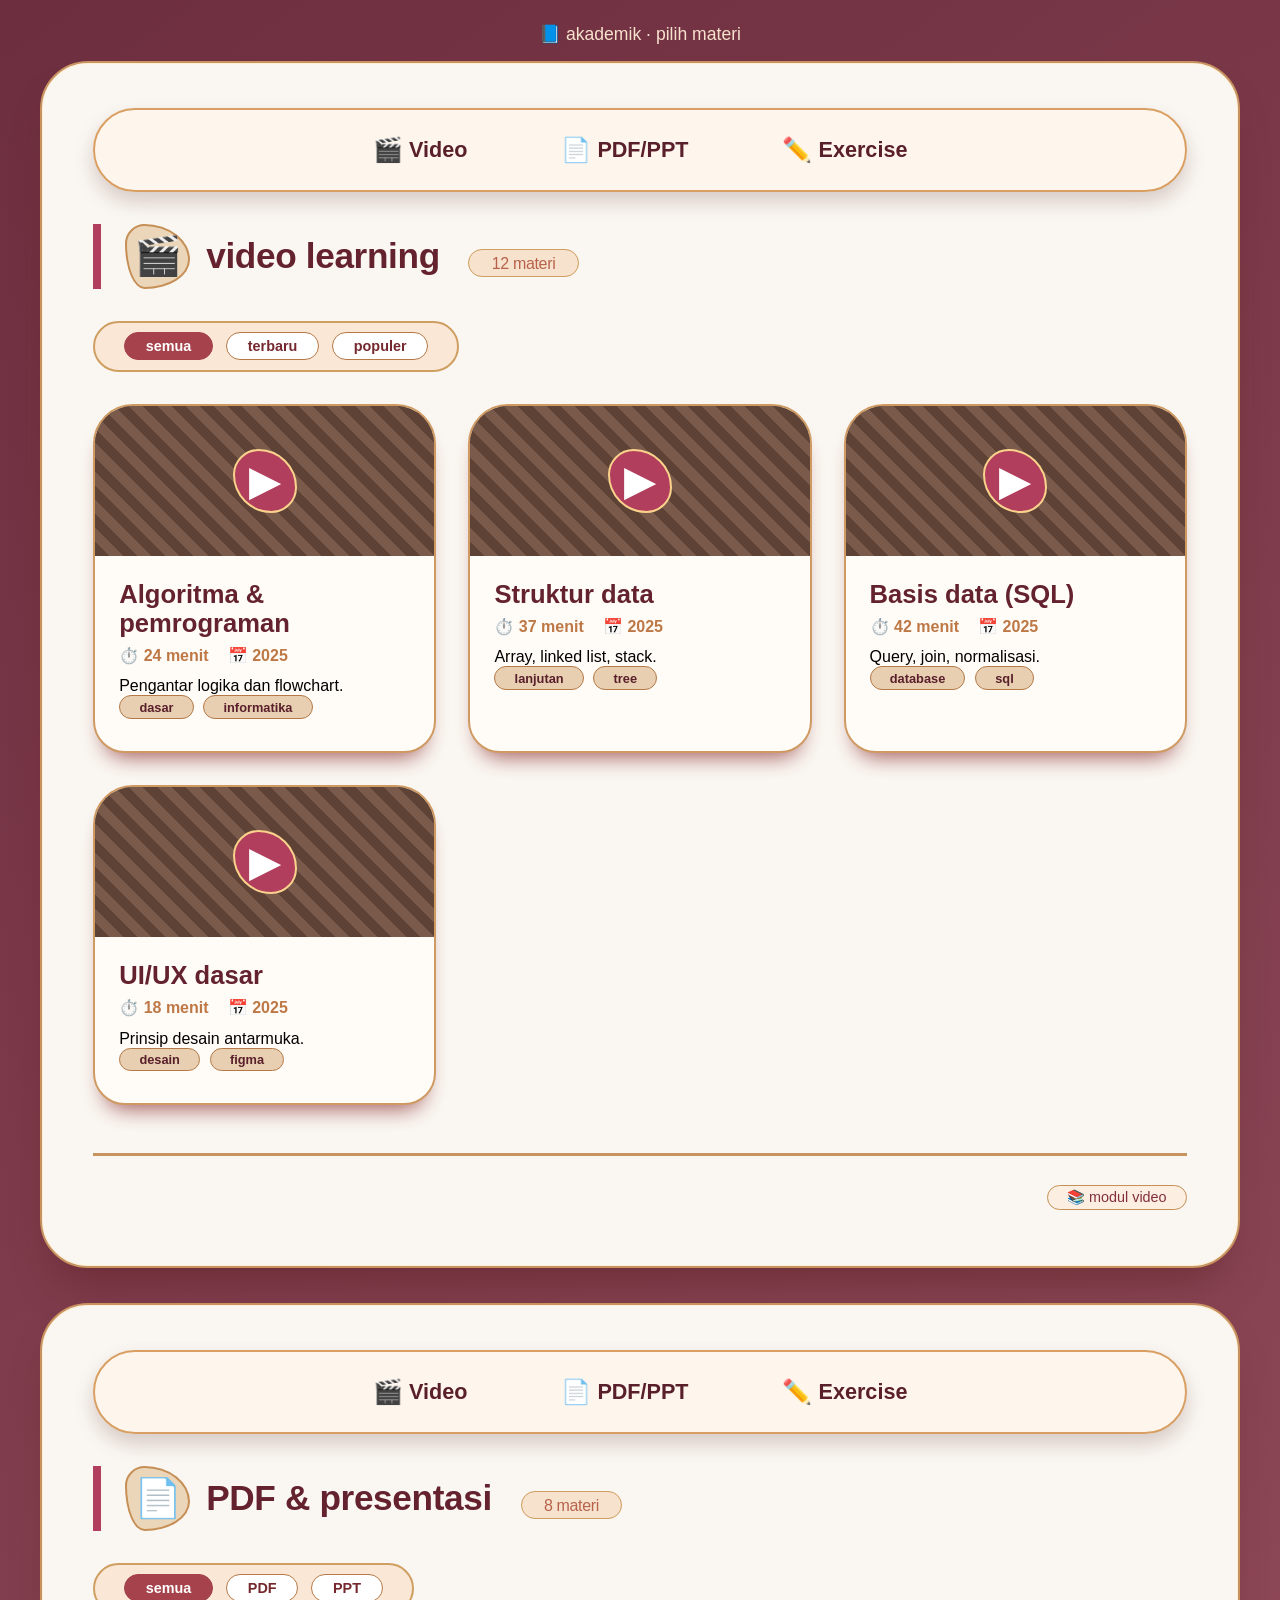
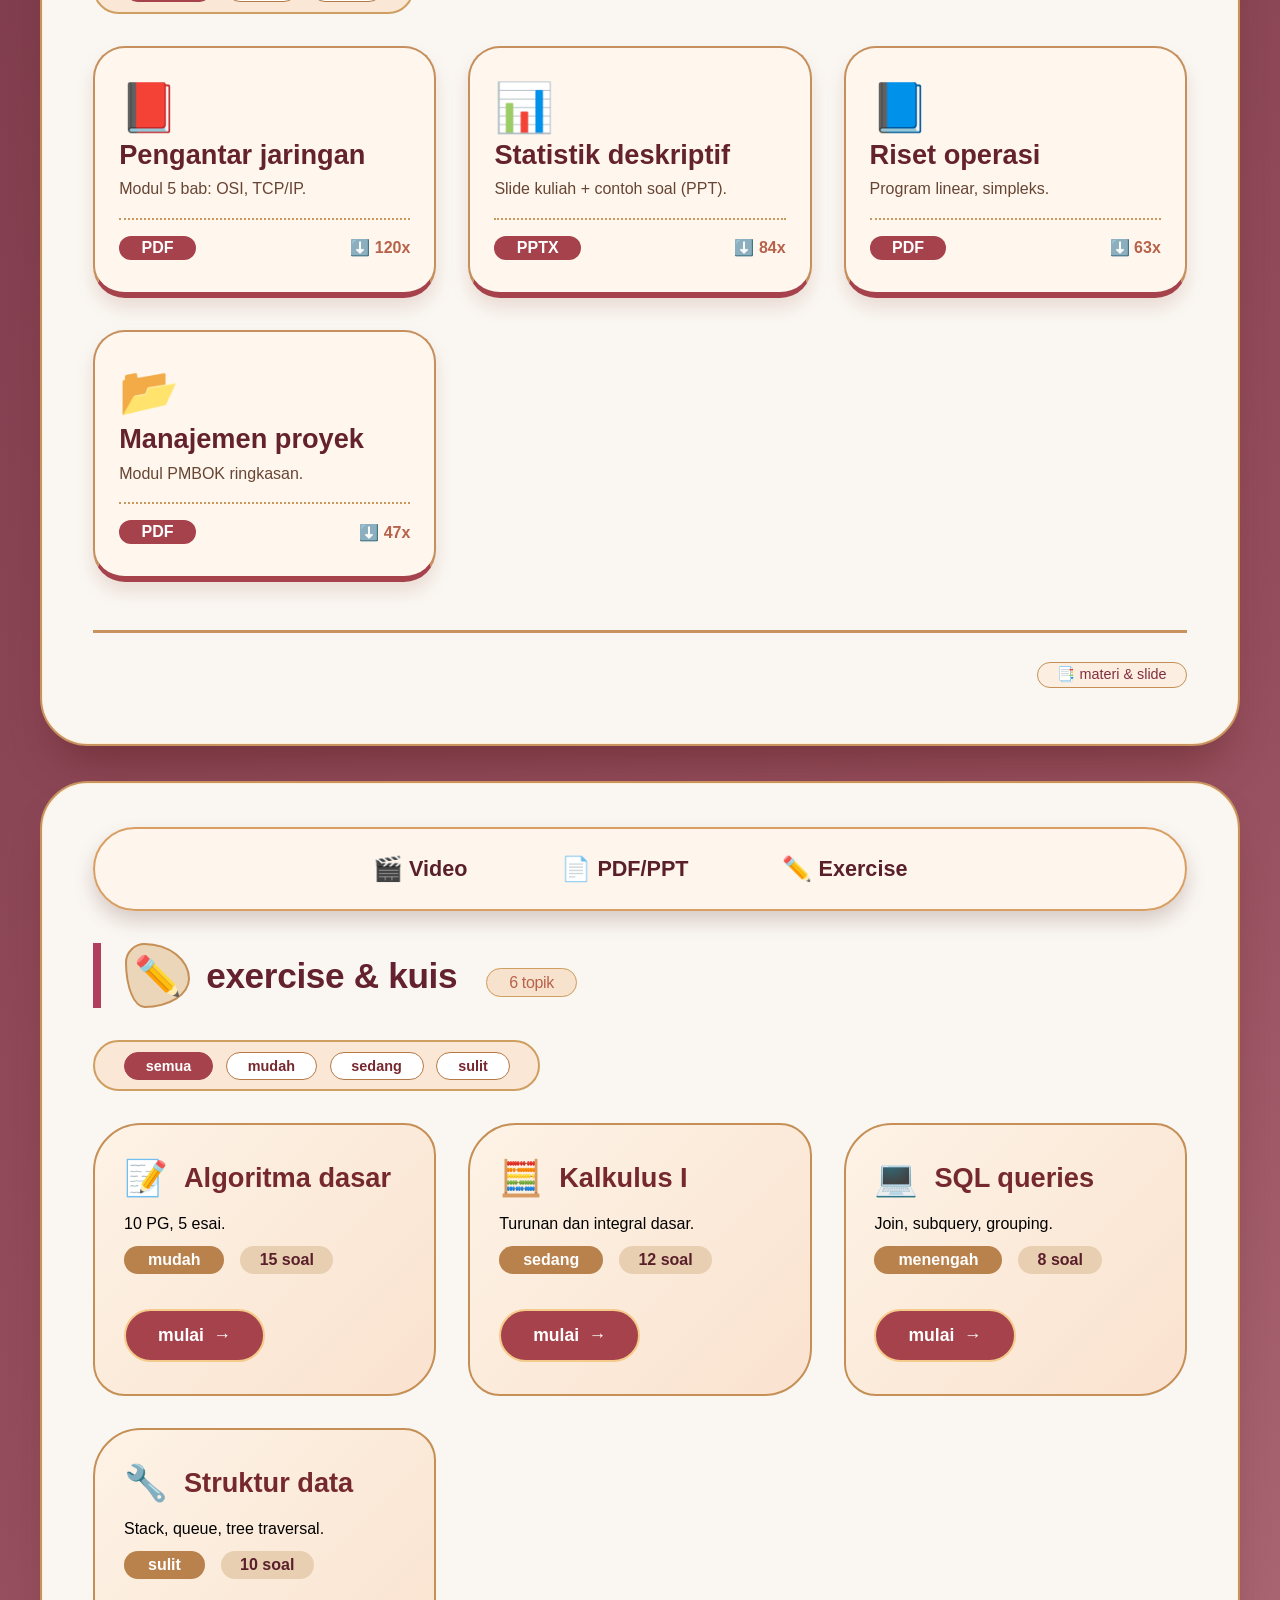
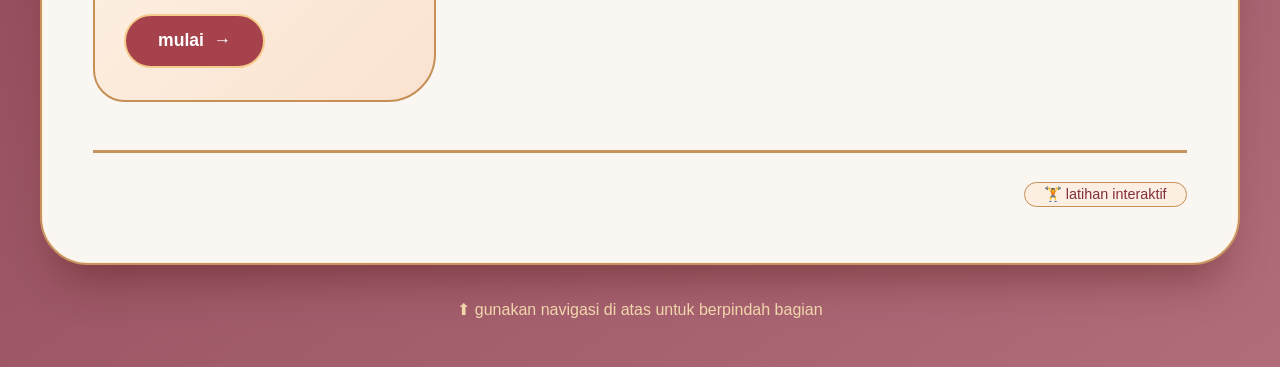
<file: akademik.html>
<!DOCTYPE html>
<html lang="en">
<head>
    <meta charset="UTF-8">
    <meta name="viewport" content="width=device-width, initial-scale=1.0">
    <title>Manggala · akademik (fixed buttons)</title>
    <style>
        * {
            margin: 0;
            padding: 0;
            box-sizing: border-box;
        }

        body {
            background: linear-gradient(145deg, #6d2e3f 0%, #944d5c 70%, #b16d7a 100%);
            font-family: 'Inter', -apple-system, BlinkMacSystemFont, 'Segoe UI', Roboto, Helvetica, Arial, sans-serif;
            min-height: 100vh;
            padding: 1.5rem;
            display: flex;
            justify-content: center;
        }

        .akademik-page {
            max-width: 1200px;
            width: 100%;
            margin: 0 auto;
        }

        .section-card {
            animation: fadeUp 0.7s ease forwards;
            opacity: 0;
            background: #faf7f2;
            border: 2px solid #c8935f;
            border-radius: 3rem 3rem 3rem 3rem;
            box-shadow: 0 30px 40px -18px rgba(90, 30, 30, 0.5), inset 0 0 0 1px rgba(255, 235, 200, 0.6);
            padding: 2.8rem 3.2rem 3.5rem 3.2rem;
            width: 100%;
            margin-bottom: 35px;
            transition: box-shadow 0.2s;
        }

        .section-card:hover {
            box-shadow: 0 30px 50px -15px #621f1f;
        }

        @keyframes fadeUp {
            0% { opacity: 0; transform: translateY(10px); }
            100% { opacity: 1; transform: translateY(0); }
        }

        /* scroll navigation bar - identical in every section */
        .scroll-nav {
            display: flex;
            flex-wrap: wrap;
            justify-content: center;
            gap: 1.5rem 2rem;
            margin: 0 0 2rem 0;
            background: rgba(255, 245, 235, 0.7);
            backdrop-filter: blur(4px);
            padding: 1rem 2rem;
            border-radius: 80px;
            border: 2px solid #d99f62;
            box-shadow: 0 10px 20px rgba(80, 25, 25, 0.2);
        }

        .nav-btn {
            background: transparent;
            border: none;
            font-size: 1.35rem;
            font-weight: 600;
            color: #591f2a;
            padding: 0.5rem 1.8rem;
            border-radius: 60px;
            cursor: pointer;
            transition: all 0.2s;
            display: inline-flex;
            align-items: center;
            gap: 0.4rem;
            border: 2px solid transparent;
        }

        .nav-btn:hover {
            background: #a5424b;
            color: white;
            border-color: #f5cb8b;
            transform: translateY(-2px);
        }

        .nav-btn i { font-size: 1.5rem; font-style: normal; }

        /* section headers */
        .section-header {
            display: flex;
            align-items: center;
            gap: 1rem;
            margin: 2rem 0 2rem 0;
            border-left: 8px solid #b13e5c;
            padding-left: 1.5rem;
        }
        .section-icon {
            font-size: 2.4rem;
            background: #ecd6b9;
            width: 65px;
            height: 65px;
            border-radius: 30% 70% 70% 30% / 30% 55% 45% 70%;
            display: flex;
            align-items: center;
            justify-content: center;
            border: 2px solid #c58f56;
            color: #751f2f;
        }
        .section-title {
            font-size: 2.2rem;
            font-weight: 700;
            color: #64222e;
            letter-spacing: -0.01em;
        }
        .section-title span {
            font-size: 1rem;
            font-weight: 500;
            color: #b7624a;
            margin-left: 1.2rem;
            background: #f7e2cd;
            padding: 0.3rem 1.4rem;
            border-radius: 40px;
            border: 1px solid #cf9f62;
        }

        /* content grid */
        .content-grid {
            display: grid;
            grid-template-columns: repeat(auto-fit, minmax(250px, 1fr));
            gap: 2rem;
            margin: 2rem 0 1.5rem 0;
        }

        /* video card */
        .video-card-distinct {
            background: #fffcf7;
            border: 2px solid #cf9a62;
            border-radius: 2.5rem 2.5rem 2rem 2rem;
            overflow: hidden;
            transition: 0.2s;
            box-shadow: 0 15px 22px -12px #9e5252;
        }
        .video-card-distinct:hover {
            transform: scale(1.01) rotate(0.5deg);
            border-color: #ac3f4b;
        }
        .video-thumb {
            background: #412f28;
            height: 150px;
            display: flex;
            align-items: center;
            justify-content: center;
            background-image: repeating-linear-gradient(45deg, #5f4236 0px, #5f4236 10px, #7a5b4b 10px, #7a5b4b 20px);
            position: relative;
        }
        .video-thumb::after {
            content: "▶";
            font-size: 2.6rem;
            color: white;
            background: #b13e5c;
            width: 60px;
            height: 60px;
            border-radius: 40% 60% 40% 60%;
            display: flex;
            align-items: center;
            justify-content: center;
            border: 2px solid #fad28c;
        }
        .video-info {
            padding: 1.5rem 1.5rem 2rem;
        }
        .video-info h4 {
            font-size: 1.6rem;
            color: #64222e;
            margin-bottom: 0.2rem;
        }
        .video-meta {
            display: flex;
            gap: 1.2rem;
            color: #bd7846;
            font-weight: 600;
            margin: 0.5rem 0 0.8rem;
        }
        .video-tags {
            display: flex;
            flex-wrap: wrap;
            gap: 0.6rem;
        }
        .tag-distinct {
            background: #e8cfb2;
            padding: 0.2rem 1.2rem;
            border-radius: 30px;
            font-size: 0.8rem;
            font-weight: 600;
            color: #591f2a;
            border: 1px solid #b47947;
        }

        /* doc card */
        .doc-card-distinct {
            background: #fff7ee;
            border: 2px solid #c58f5e;
            border-radius: 2rem 2rem 2rem 2rem;
            padding: 2rem 1.5rem;
            display: flex;
            flex-direction: column;
            box-shadow: 0 10px 18px rgba(150, 70, 50, 0.15);
            border-bottom: 6px solid #a5424b;
        }
        .doc-icon {
            font-size: 3rem;
            margin-bottom: 0.2rem;
        }
        .doc-title {
            font-size: 1.7rem;
            font-weight: 700;
            color: #64222e;
        }
        .doc-desc {
            color: #674534;
            margin: 0.6rem 0 1.2rem;
        }
        .doc-footer {
            display: flex;
            justify-content: space-between;
            align-items: center;
            border-top: 2px dotted #ca975c;
            padding-top: 1rem;
        }
        .doc-type {
            background: #a5424b;
            color: white;
            border-radius: 40px;
            padding: 0.2rem 1.4rem;
            font-weight: 600;
        }
        .doc-download {
            font-weight: 600;
            color: #b7624a;
        }

        /* exercise card */
        .exercise-card-distinct {
            background: linear-gradient(135deg, #fdf3e6, #fae2cf);
            border: 2px solid #c58f56;
            border-radius: 3rem 2rem 3rem 2rem;
            padding: 2rem 1.8rem;
        }
        .ex-header {
            display: flex;
            align-items: center;
            gap: 1rem;
            margin-bottom: 1rem;
        }
        .ex-icon {
            font-size: 2.2rem;
        }
        .ex-title {
            font-size: 1.7rem;
            font-weight: 700;
            color: #75282e;
        }
        .ex-meta {
            display: flex;
            gap: 1rem;
            margin: 0.8rem 0 1.2rem;
            flex-wrap: wrap;
        }
        .difficulty {
            background: #b9814b;
            color: white;
            font-weight: 600;
            padding: 0.3rem 1.5rem;
            border-radius: 30px;
        }
        .questions {
            background: #e8cfb2;
            padding: 0.3rem 1.2rem;
            border-radius: 30px;
            font-weight: 600;
            color: #591f2a;
        }
        .start-btn {
            background: #a5424b;
            border: none;
            border-radius: 60px;
            padding: 0.9rem 2rem;
            font-weight: 700;
            color: white;
            font-size: 1.1rem;
            display: inline-flex;
            align-items: center;
            gap: 0.6rem;
            margin-top: 1rem;
            cursor: pointer;
            border: 2px solid #f5cb8b;
            transition: 0.15s;
        }
        .start-btn:hover {
            background: #832e3f;
        }

        /* filter bar */
        .org-bar-mini {
            display: flex;
            flex-wrap: wrap;
            align-items: center;
            gap: 0.8rem;
            background: #fae7d5;
            border-radius: 50px;
            padding: 0.6rem 1.8rem;
            border: 2px solid #cf9f62;
            width: fit-content;
            margin-bottom: 2rem;
        }
        .org-pill {
            background: white;
            border: 1px solid #b47947;
            border-radius: 40px;
            padding: 0.3rem 1.3rem;
            font-size: 0.9rem;
            font-weight: 600;
            color: #75282e;
            cursor: default;
        }
        .org-pill.active {
            background: #a5424b;
            color: white;
            border-color: #a5424b;
        }

        /* bottom accent */
        .bottom-accent {
            margin-top: 3rem;
            display: flex;
            justify-content: flex-end;
            align-items: center;
            color: #b16f40;
            font-size: 0.9rem;
            font-weight: 500;
            border-top: 3px solid #c8935f;
            width: 100%;
            padding-top: 1.8rem;
        }
        .bottom-accent span {
            color: #832e3f;
            background: #fcefe1;
            padding: 0.2rem 1.2rem;
            border-radius: 40px;
            border: 1px solid #c58f56;
        }

        .section-card {
            scroll-margin-top: 30px;
        }

        .simple-intro {
            text-align: center;
            margin-bottom: 1rem;
            color: #f7e2cd;
            font-weight: 500;
            font-size: 1.1rem;
        }
    </style>
</head>
<body>
<div class="akademik-page">

    <div class="simple-intro">📘 akademik · pilih materi</div>

    <!-- ================= SECTION 1: VIDEO ================= -->
    <div class="section-card" id="videoSection">
        <!-- video section navigation bar (all three buttons) -->
        <div class="scroll-nav">
            <button class="nav-btn" data-target="video"><i>🎬</i> Video</button>
            <button class="nav-btn" data-target="pdf"><i>📄</i> PDF/PPT</button>
            <button class="nav-btn" data-target="exercise"><i>✏️</i> Exercise</button>
        </div>

        <div class="section-header">
            <span class="section-icon">🎬</span>
            <div class="section-title">video learning <span>12 materi</span></div>
        </div>

        <div class="org-bar-mini">
            <span class="org-pill active">semua</span>
            <span class="org-pill">terbaru</span>
            <span class="org-pill">populer</span>
        </div>

        <div class="content-grid">
            <div class="video-card-distinct">
                <div class="video-thumb"></div>
                <div class="video-info">
                    <h4>Algoritma & pemrograman</h4>
                    <div class="video-meta"><span>⏱️ 24 menit</span><span>📅 2025</span></div>
                    <p>Pengantar logika dan flowchart.</p>
                    <div class="video-tags"><span class="tag-distinct">dasar</span><span class="tag-distinct">informatika</span></div>
                </div>
            </div>
            <div class="video-card-distinct">
                <div class="video-thumb"></div>
                <div class="video-info">
                    <h4>Struktur data</h4>
                    <div class="video-meta"><span>⏱️ 37 menit</span><span>📅 2025</span></div>
                    <p>Array, linked list, stack.</p>
                    <div class="video-tags"><span class="tag-distinct">lanjutan</span><span class="tag-distinct">tree</span></div>
                </div>
            </div>
            <div class="video-card-distinct">
                <div class="video-thumb"></div>
                <div class="video-info">
                    <h4>Basis data (SQL)</h4>
                    <div class="video-meta"><span>⏱️ 42 menit</span><span>📅 2025</span></div>
                    <p>Query, join, normalisasi.</p>
                    <div class="video-tags"><span class="tag-distinct">database</span><span class="tag-distinct">sql</span></div>
                </div>
            </div>
            <div class="video-card-distinct">
                <div class="video-thumb"></div>
                <div class="video-info">
                    <h4>UI/UX dasar</h4>
                    <div class="video-meta"><span>⏱️ 18 menit</span><span>📅 2025</span></div>
                    <p>Prinsip desain antarmuka.</p>
                    <div class="video-tags"><span class="tag-distinct">desain</span><span class="tag-distinct">figma</span></div>
                </div>
            </div>
        </div>

        <div class="bottom-accent">
            <span>📚 modul video</span>
        </div>
    </div>

    <!-- ================= SECTION 2: PDF/PPT ================= -->
    <div class="section-card" id="pdfSection">
        <!-- pdf section navigation bar (all three buttons) -->
        <div class="scroll-nav">
            <button class="nav-btn" data-target="video"><i>🎬</i> Video</button>
            <button class="nav-btn" data-target="pdf"><i>📄</i> PDF/PPT</button>
            <button class="nav-btn" data-target="exercise"><i>✏️</i> Exercise</button>
        </div>

        <div class="section-header">
            <span class="section-icon">📄</span>
            <div class="section-title">PDF & presentasi <span>8 materi</span></div>
        </div>

        <div class="org-bar-mini">
            <span class="org-pill active">semua</span>
            <span class="org-pill">PDF</span>
            <span class="org-pill">PPT</span>
        </div>

        <div class="content-grid">
            <div class="doc-card-distinct">
                <span class="doc-icon">📕</span>
                <div class="doc-title">Pengantar jaringan</div>
                <div class="doc-desc">Modul 5 bab: OSI, TCP/IP.</div>
                <div class="doc-footer"><span class="doc-type">PDF</span><span class="doc-download">⬇️ 120x</span></div>
            </div>
            <div class="doc-card-distinct">
                <span class="doc-icon">📊</span>
                <div class="doc-title">Statistik deskriptif</div>
                <div class="doc-desc">Slide kuliah + contoh soal (PPT).</div>
                <div class="doc-footer"><span class="doc-type">PPTX</span><span class="doc-download">⬇️ 84x</span></div>
            </div>
            <div class="doc-card-distinct">
                <span class="doc-icon">📘</span>
                <div class="doc-title">Riset operasi</div>
                <div class="doc-desc">Program linear, simpleks.</div>
                <div class="doc-footer"><span class="doc-type">PDF</span><span class="doc-download">⬇️ 63x</span></div>
            </div>
            <div class="doc-card-distinct">
                <span class="doc-icon">📂</span>
                <div class="doc-title">Manajemen proyek</div>
                <div class="doc-desc">Modul PMBOK ringkasan.</div>
                <div class="doc-footer"><span class="doc-type">PDF</span><span class="doc-download">⬇️ 47x</span></div>
            </div>
        </div>

        <div class="bottom-accent">
            <span>📑 materi & slide</span>
        </div>
    </div>

    <!-- ================= SECTION 3: EXERCISE ================= -->
    <div class="section-card" id="exerciseSection">
        <!-- exercise section navigation bar (all three buttons) -->
        <div class="scroll-nav">
            <button class="nav-btn" data-target="video"><i>🎬</i> Video</button>
            <button class="nav-btn" data-target="pdf"><i>📄</i> PDF/PPT</button>
            <button class="nav-btn" data-target="exercise"><i>✏️</i> Exercise</button>
        </div>

        <div class="section-header">
            <span class="section-icon">✏️</span>
            <div class="section-title">exercise & kuis <span>6 topik</span></div>
        </div>

        <div class="org-bar-mini">
            <span class="org-pill active">semua</span>
            <span class="org-pill">mudah</span>
            <span class="org-pill">sedang</span>
            <span class="org-pill">sulit</span>
        </div>

        <div class="content-grid">
            <div class="exercise-card-distinct">
                <div class="ex-header"><span class="ex-icon">📝</span><span class="ex-title">Algoritma dasar</span></div>
                <p>10 PG, 5 esai.</p>
                <div class="ex-meta"><span class="difficulty">mudah</span><span class="questions">15 soal</span></div>
                <button class="start-btn" onclick="alert('latihan dimulai (demo)')">mulai <span>→</span></button>
            </div>
            <div class="exercise-card-distinct">
                <div class="ex-header"><span class="ex-icon">🧮</span><span class="ex-title">Kalkulus I</span></div>
                <p>Turunan dan integral dasar.</p>
                <div class="ex-meta"><span class="difficulty">sedang</span><span class="questions">12 soal</span></div>
                <button class="start-btn" onclick="alert('latihan dimulai (demo)')">mulai <span>→</span></button>
            </div>
            <div class="exercise-card-distinct">
                <div class="ex-header"><span class="ex-icon">💻</span><span class="ex-title">SQL queries</span></div>
                <p>Join, subquery, grouping.</p>
                <div class="ex-meta"><span class="difficulty">menengah</span><span class="questions">8 soal</span></div>
                <button class="start-btn" onclick="alert('latihan dimulai (demo)')">mulai <span>→</span></button>
            </div>
            <div class="exercise-card-distinct">
                <div class="ex-header"><span class="ex-icon">🔧</span><span class="ex-title">Struktur data</span></div>
                <p>Stack, queue, tree traversal.</p>
                <div class="ex-meta"><span class="difficulty">sulit</span><span class="questions">10 soal</span></div>
                <button class="start-btn" onclick="alert('latihan dimulai (demo)')">mulai <span>→</span></button>
            </div>
        </div>

        <div class="bottom-accent">
            <span>🏋️ latihan interaktif</span>
        </div>
    </div>

    <div style="text-align: center; margin: 1.5rem 0; color: #f5dbb1; font-weight: 400;">⬆ gunakan navigasi di atas untuk berpindah bagian</div>
</div>

<script>
    (function() {
        // Get all section elements
        const sections = {
            video: document.getElementById('videoSection'),
            pdf: document.getElementById('pdfSection'),
            exercise: document.getElementById('exerciseSection')
        };

        // Helper to trigger fade animation
        function triggerFade(element) {
            element.style.animation = 'none';
            void element.offsetHeight; // reflow
            element.style.animation = 'fadeUp 0.7s ease forwards';
        }

        // Attach click handlers to all nav buttons
        document.querySelectorAll('.nav-btn[data-target]').forEach(btn => {
            btn.addEventListener('click', (e) => {
                e.preventDefault();
                const targetId = btn.getAttribute('data-target'); // 'video', 'pdf', or 'exercise'
                const targetSection = sections[targetId];
                
                if (targetSection) {
                    targetSection.scrollIntoView({ behavior: 'smooth', block: 'start' });
                    triggerFade(targetSection);
                }
            });
        });

        // Pill interactivity (demo)
        document.querySelectorAll('.org-bar-mini').forEach(group => {
            const pills = group.querySelectorAll('.org-pill');
            pills.forEach(pill => {
                pill.addEventListener('click', function() {
                    pills.forEach(p => p.classList.remove('active'));
                    this.classList.add('active');
                });
            });
        });
    })();
</script>
</body>
</html>
</file>
